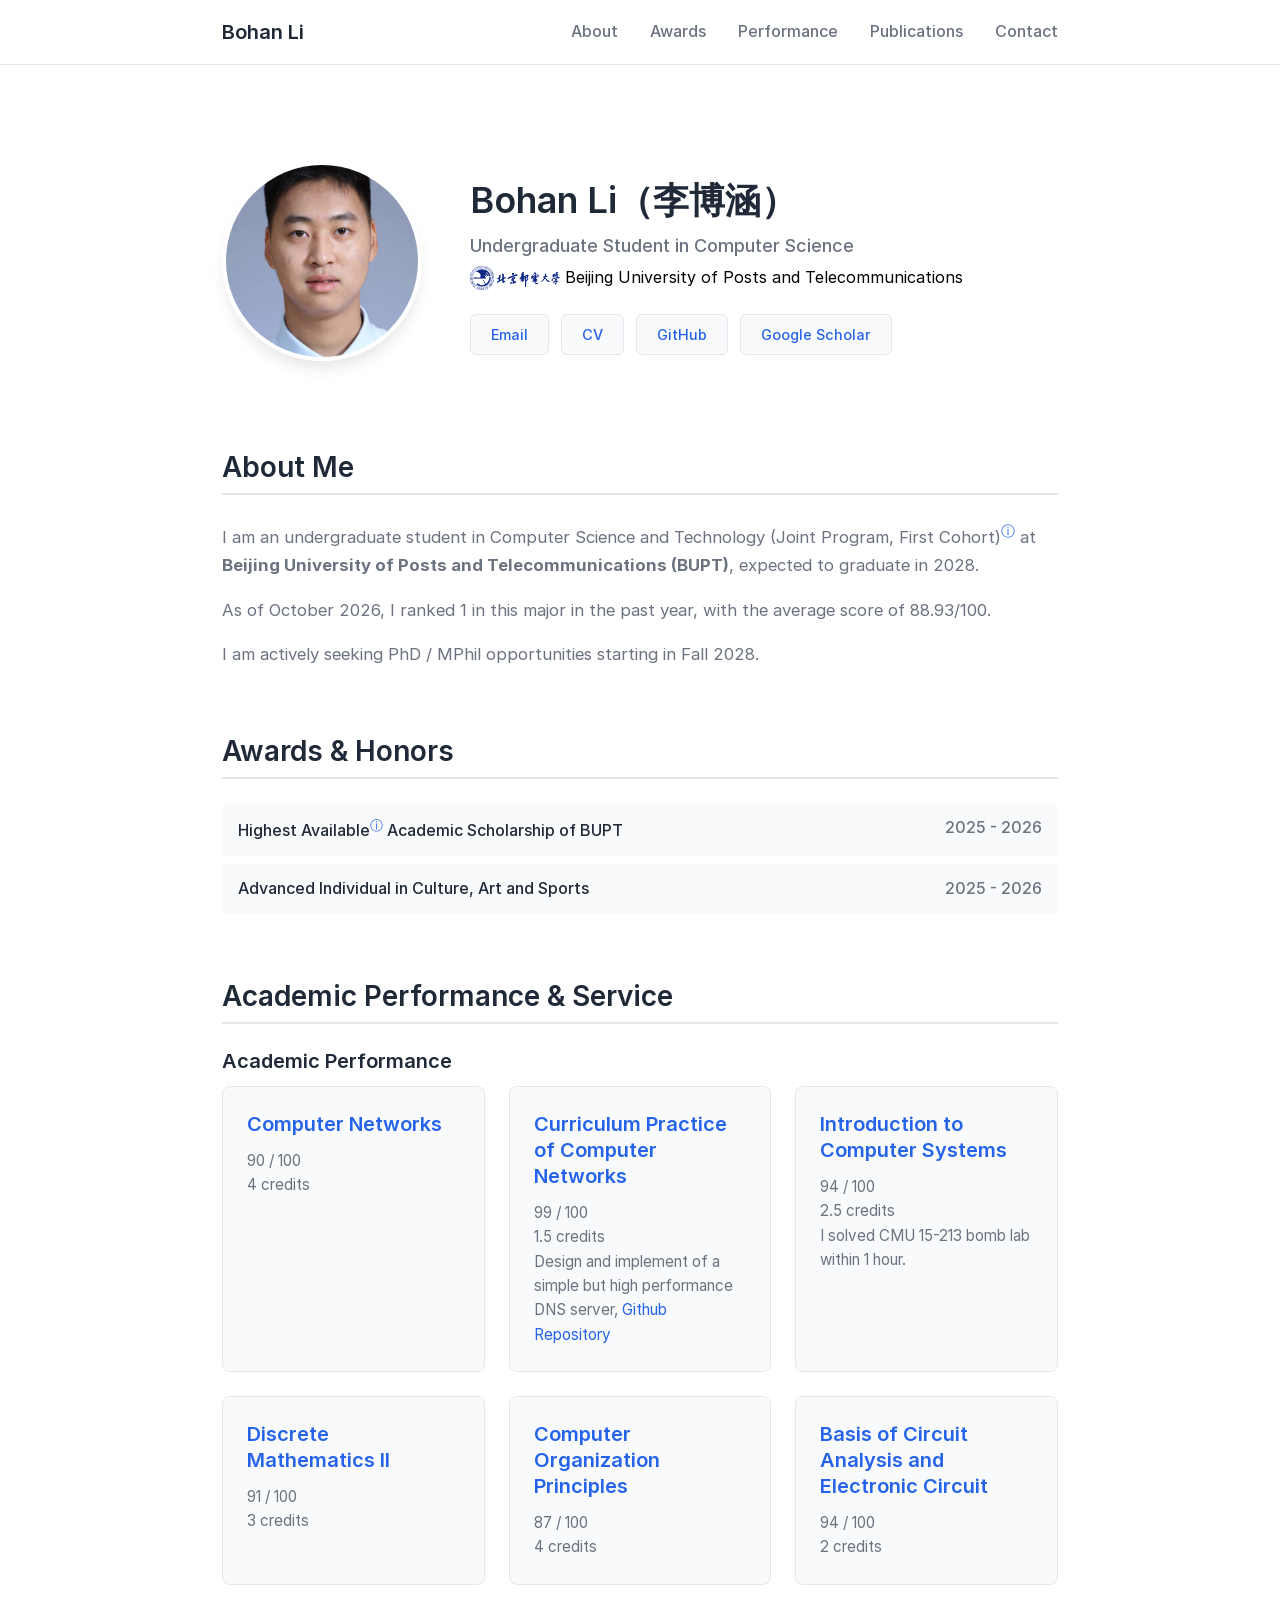
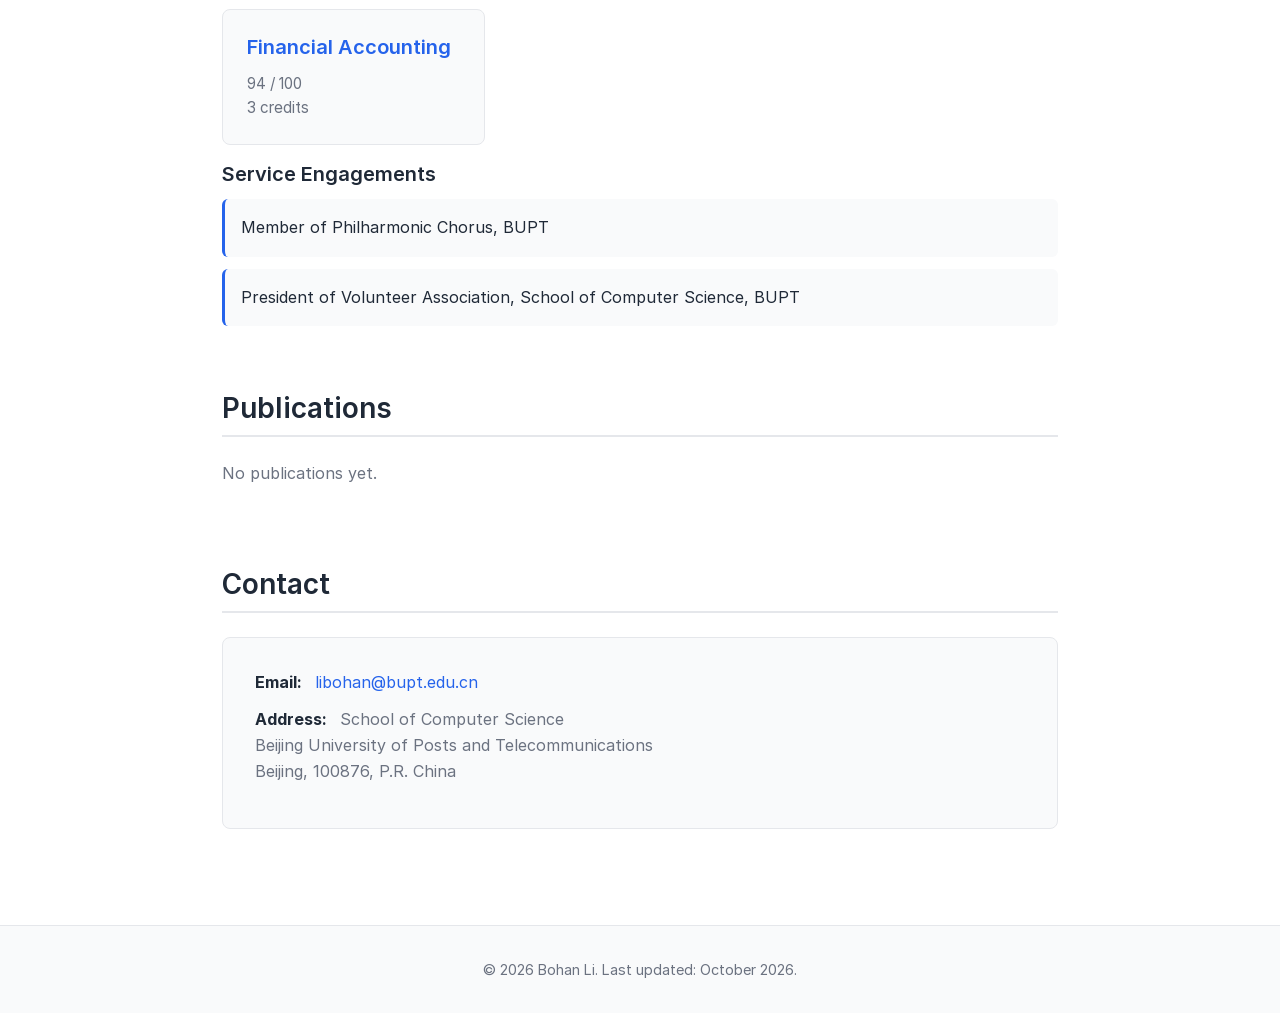
<file: index.html>
<!DOCTYPE html>
<html lang="zh-CN">

<head>
    <meta charset="UTF-8">
    <meta name="viewport" content="width=device-width, initial-scale=1.0">
    <title>Bohan Li - Homepage</title>
    <link rel="stylesheet" href="style.css">
    <link rel="stylesheet" href="fonts.css">
    <!--
    <link rel="preconnect" href="https://fonts.googleapis.com">
    <link rel="preconnect" href="https://fonts.gstatic.com" crossorigin>
    <link href="https://fonts.googleapis.com/css2?family=Inter:wght@300;400;500;600;700&display=swap" rel="stylesheet">
    --->
</head>

<body>
    <nav class="navbar">
        <div class="container">
            <div class="nav-brand">Bohan Li</div>
            <ul class="nav-menu">
                <li><a href="#about">About</a></li>
                <li><a href="#awards">Awards</a></li>
                <li><a href="#performance">Performance</a></li>
                <li><a href="#publications">Publications</a></li>
                <li><a href="#contact">Contact</a></li>
            </ul>
        </div>
    </nav>

    <main class="container">
        <!-- About Section -->
        <section id="about" class="section">
            <div class="profile-header">
                <div class="profile-image">
                    <img src="images/profile.jpg" alt="Bohan Li">
                </div>
                <div class="profile-info">
                    <h1>Bohan Li（李博涵）</h1>
                    <p class="title">Undergraduate Student in Computer Science</p>
                    <p class="affiliation"><img src="images/bupt.png"
                            alt="Beijing University of Posts and Telecommunications" class="affiliation-logo"> Beijing
                        University of Posts and Telecommunications</p>
                    <div class="links">
                        <a href="mailto:libohan@bupt.edu.cn" class="link-btn">Email</a>
                        <a href="files/libohan_cv_oct26_zh.pdf" class="link-btn" target="_blank">CV</a>
                        <a href="https://github.com/AUV888" class="link-btn" target="_blank">GitHub</a>
                        <a href="#about" class="link-btn"
                            onclick="event.preventDefault(); alert('No Google Scholar yet \n\nTrying to become a researcher when I become a graduate student');">Google
                            Scholar</a>
                    </div>
                </div>
            </div>

            <div class="bio">
                <h2>About Me</h2>
                <p>
                    I am an undergraduate student in Computer Science and Technology (Joint Program, First
                    Cohort)<sup><a href="/articles/major.html" target="_blank">ⓘ</a></sup> at <b>Beijing University of
                        Posts and
                        Telecommunications (BUPT)</b>, expected to graduate in 2028.<!---
                    My research interests lie in [Your Research Area], particularly focusing on [Specific Topics].
                    I am currently working with [Professor Name] on [Project Description]. Furthermore,
                    I have had an internship at Kwai, the second largest short-video app in China.--->
                </p>
                <p>
                    As of October 2026, I ranked 1 in this major in the past year, with the average score of 88.93/100.
                </p>
                <p>
                    I am actively seeking PhD / MPhil opportunities starting in Fall 2028.
                </p>
            </div>
        </section>

        <!-- Research Interests -->
        <!--
        <section id="research" class="section">
            <h2>Research Interests</h2>
            <p>To be discovered.</p>
            <div class="research-areas">
                
                <div class="research-card">
                    <h3>Research Area 1</h3>
                    <p>Brief description of your interest in this area and what aspects you find compelling.</p>
                </div>          
                <div class="research-card">
                    <h3>Research Area 2</h3>
                    <p>Brief description of your interest in this area and potential research directions.</p>
                </div>
                <div class="research-card">
                    <h3>Research Area 3</h3>
                    <p>Brief description of your interest in this area and relevant coursework or projects.</p>
                </div>
                
            </div>
        </section>
        -->

        <!-- Awards & Honors -->
        <section id="awards" class="section">
            <h2>Awards & Honors</h2>
            <ul class="awards-list">
                <li>
                    <span class="award-name">Highest Available<sup><a href="/articles/scholarship.html"
                                target="_blank">ⓘ</a></sup> Academic Scholarship of BUPT</span>
                    <span class="award-year">2025 - 2026</span>
                </li>
                <li>
                    <span class="award-name">Advanced Individual in Culture, Art and Sports</span>
                    <span class="award-year">2025 - 2026</span>
                </li>
                <!--
                <li>
                    <span class="award-name">Honor/Recognition</span>
                    <span class="award-year">Year</span>
                </li>
                --->
            </ul>
        </section>


        <!-- Teaching & Service -->
        <section id="performance" class="section">
            <h2>Academic Performance & Service</h2>
            <!--
            <div class="subsection">
                <h3>Teaching Assistant</h3>
                <ul class="experience-list">
                    <li>
                        <div class="exp-title">Course Name (CS XXX)</div>
                        <div class="exp-meta">Semester Year, University Name</div>
                    </li>
                    <li>
                        <div class="exp-title">Another Course (CS XXX)</div>
                        <div class="exp-meta">Semester Year, University Name</div>
                    </li>
                </ul>
            </div>
            --->
            <h3>Academic Performance</h3>
            <div class="performance-areas">
                <div class="performance-card">
                    <h3>Computer Networks</h3>
                    <p>90 / 100 <br> 4 credits <br></p>
                </div>
                <div class="performance-card">
                    <h3>Curriculum Practice of Computer Networks</h3>
                    <p>99 / 100 <br> 1.5 credits <br> Design and implement of a simple
                        but high performance DNS server, <a href="https://github.com/AUV888/DNS_Relay"
                            target="_blank">Github Repository</a></p>
                </div>
                <div class="performance-card">
                    <h3>Introduction to Computer Systems</h3>
                    <p>94 / 100 <br> 2.5 credits <br> I solved CMU 15-213 bomb lab within 1 hour.</p>
                </div>
                <div class="performance-card">
                    <h3>Discrete Mathematics II</h3>
                    <p>91 / 100 <br> 3 credits</p>
                </div>
                <div class="performance-card">
                    <h3>Computer Organization Principles</h3>
                    <p>87 / 100 <br> 4 credits</p>
                </div>
                <div class="performance-card">
                    <h3>Basis of Circuit Analysis and Electronic Circuit</h3>
                    <p>94 / 100 <br> 2 credits</p>
                </div>
                <div class="performance-card">
                    <h3>Financial Accounting</h3>
                    <p>94 / 100 <br> 3 credits</p>
                </div>
            </div>
            <p></p>
            <div class="subsection">
                <h3>Service Engagements</h3>
                <ul class="experience-list">
                    <li>Member of Philharmonic Chorus, BUPT</li>
                    <li>President of Volunteer Association, School of Computer Science, BUPT</li>
                </ul>
            </div>
        </section>


        <!-- Publications -->
        <section id="publications" class="section">
            <h2>Publications</h2>
            <p>No publications yet.</p>
            <div class="publications-list">
                <!-- Example publication - duplicate and modify as needed -->
                <!--
                <div class="publication-item">
                    <div class="pub-title">Paper Title Goes Here</div>
                    <div class="pub-authors"><strong>Your Name</strong>, Co-author Name</div>
                    <div class="pub-venue">Conference/Journal Name, Year</div>
                    <div class="pub-links">
                        <a href="#">PDF</a>
                        <a href="#">Code</a>
                        <a href="#">Slides</a>
                    </div>
                </div>
                --->

                <!-- Preprints/In Submission -->
                <!--
                <div class="subsection-title">Preprints & Working Papers</div>
                <div class="publication-item">
                    <div class="pub-title">Another Paper Title</div>
                    <div class="pub-authors"><strong>Your Name</strong>, Advisor Name</div>
                    <div class="pub-venue">In Preparation</div>
                    <div class="pub-links">
                        <a href="#">Abstract</a>
                    </div>
                </div>
                --->
            </div>
        </section>

        <!-- Contact -->
        <section id="contact" class="section">
            <h2>Contact</h2>
            <div class="contact-info">
                <p><strong>Email:</strong> <a href="mailto:libohan@bupt.edu.cn">libohan@bupt.edu.cn</a></p>
                <p><strong>Address:</strong> School of Computer Science<br>
                    Beijing University of Posts and Telecommunications<br>
                    Beijing, 100876, P.R. China</p>
            </div>
        </section>
        <!---
        <section id="footnotes" class="section">
            <div>
                <p id="footnote1" style="font-size: 0.75em;">
                    <sub>1. The full name of my major is Computer Science and
                        Technology (Joint Training Program with Accounting Major, University of International Business
                        and Economics)<a href="#about">^</a></sub>
                </p>

            </div>
        </section>
        --->
    </main>

    <footer>
        <div class="container">
            <p>&copy; 2026 Bohan Li. Last updated: October 2026.</p>
        </div>
    </footer>
</body>

</html>
</file>
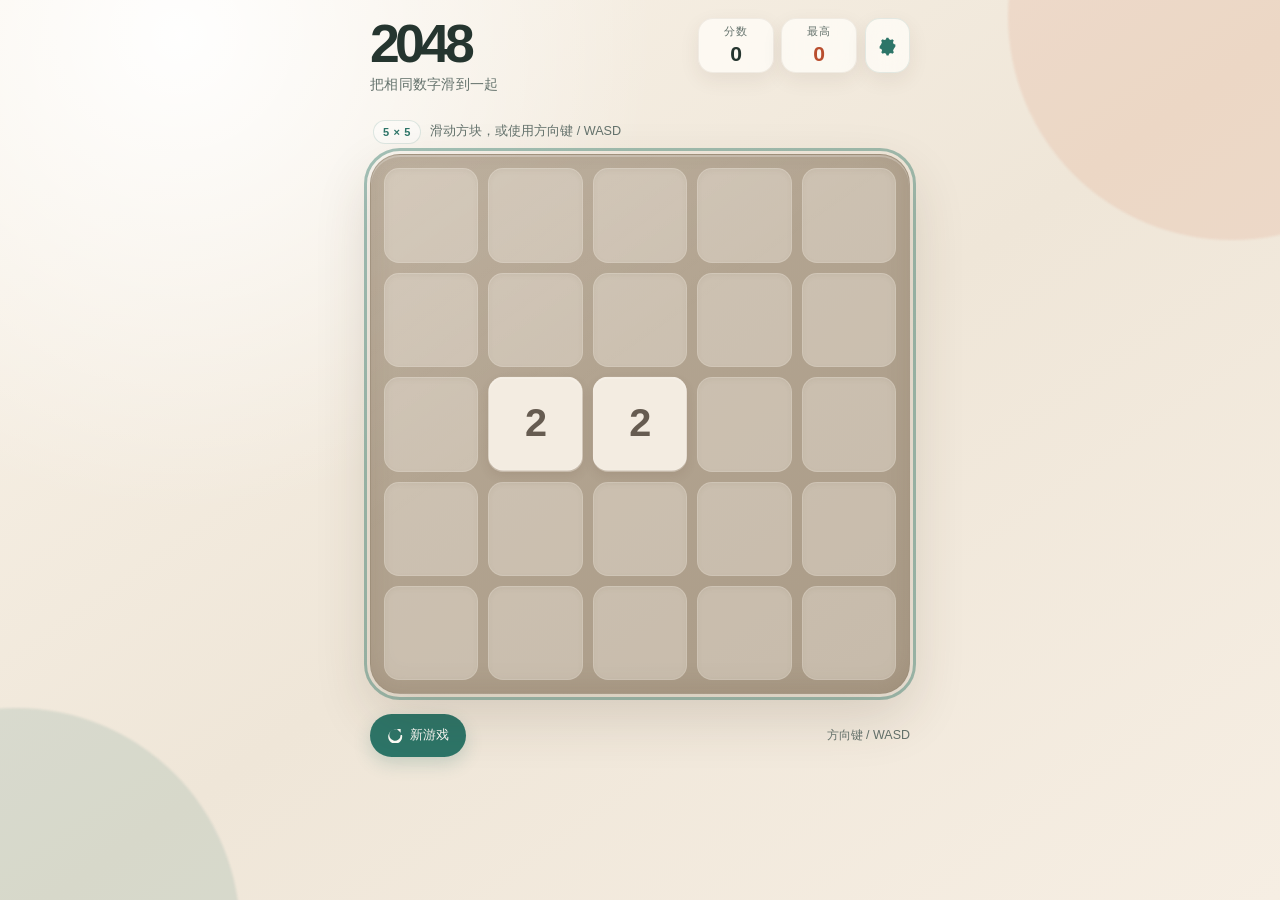
<file: 2048/2048.html>
<!doctype html>
<html lang="zh-CN">
<head>
  <meta charset="utf-8">
  <meta name="viewport"
        content="width=device-width, initial-scale=1, viewport-fit=cover">
  <meta name="theme-color" content="#f5efe4">
  <meta name="description" content="支持手机滑动和电脑键盘操作的纯静态 2048 游戏">
  <title>2048 · 滑动合成</title>
  <link rel="stylesheet" href="2048.css">
</head>
<body>
  <div class="page-glow page-glow--one" aria-hidden="true"></div>
  <div class="page-glow page-glow--two" aria-hidden="true"></div>

  <div class="app">
    <header class="topbar">
      <div class="brand">
        <h1>2048</h1>
        <p>把相同数字滑到一起</p>
      </div>

      <div class="topbar__right">
        <div class="scores" aria-label="游戏分数">
          <div class="score-card">
            <span>分数</span>
            <strong id="score">0</strong>
          </div>
          <div class="score-card score-card--best">
            <span>最高</span>
            <strong id="best">0</strong>
          </div>
        </div>
        <button class="icon-button" id="settingsButton" type="button"
                aria-label="打开设置" title="设置">
          <svg viewBox="0 0 24 24" aria-hidden="true">
            <path d="M12 8.25A3.75 3.75 0 1 0 12 15.75 3.75 3.75 0 0 0
                     12 8.25Zm9 4.9v-2.3l-2.05-.68a7.52 7.52 0 0 0-.76-1.84
                     l.98-1.94-1.63-1.63-1.94.98a7.52 7.52 0 0 0-1.84-.76
                     L13.08 3h-2.3l-.68 2.05a7.52 7.52 0 0 0-1.84.76l-1.94-.98
                     -1.63 1.63.98 1.94a7.52 7.52 0 0 0-.76 1.84L3 13.08v2.3
                     l2.05.68c.17.65.43 1.27.76 1.84l-.98 1.94 1.63 1.63
                     1.94-.98c.57.33 1.19.59 1.84.76l.68 2.05h2.3l.68-2.05
                     a7.52 7.52 0 0 0 1.84-.76l1.94.98 1.63-1.63-.98-1.94
                     c.33-.57.59-1.19.76-1.84Z"/>
          </svg>
        </button>
      </div>
    </header>

    <main class="game-shell">
      <div class="game-meta">
        <span class="size-badge" id="sizeLabel">5 × 5</span>
        <span class="game-status" id="statusLabel" aria-live="polite">
          滑动方块，或使用方向键 / WASD
        </span>
      </div>

      <section class="board" id="board" tabindex="0"
               aria-label="2048 棋盘">
        <div class="board-inner">
          <div class="board-grid" id="boardGrid" aria-hidden="true"></div>
          <div class="tile-layer tile-layer--instant" id="tileLayer"
               aria-hidden="true"></div>

          <div class="board-overlay" id="gameOverOverlay" hidden>
            <div class="overlay-card">
              <span class="overlay-kicker">本局结束</span>
              <strong id="finalScore">0 分</strong>
              <button class="primary-button" id="gameOverNewButton"
                      type="button">再来一局</button>
            </div>
          </div>
        </div>
      </section>

      <footer class="game-footer">
        <button class="new-game-button" id="newGameButton" type="button">
          <svg viewBox="0 0 24 24" aria-hidden="true">
            <path d="M20.5 12a8.5 8.5 0 1 1-2.49-6.01l2.49 2.5V3h-5.48l2.1
                     2.11A10.5 10.5 0 1 0 22.5 12h-2Z"/>
          </svg>
          新游戏
        </button>
        <p><span class="desktop-hint">方向键 / WASD</span>
          <span class="mobile-hint">手指滑动棋盘</span>
        </p>
      </footer>
    </main>
  </div>

  <dialog class="settings-dialog" id="settingsDialog"
          aria-labelledby="settingsTitle">
    <div class="dialog-heading">
      <div>
        <span class="dialog-kicker">游戏设置</span>
        <h2 id="settingsTitle">选择棋盘大小</h2>
      </div>
      <button class="close-button" id="closeSettingsButton" type="button"
              aria-label="关闭设置">×</button>
    </div>

    <p class="dialog-copy">
      更改大小会开始新的一局。每个棋盘尺寸的最高分会分别保留。
    </p>

    <div class="size-options" id="sizeOptions"
         role="group" aria-label="棋盘大小"></div>

    <div class="dialog-actions">
      <button class="secondary-button" id="cancelSettingsButton"
              type="button">取消</button>
      <button class="primary-button" id="applySizeButton"
              type="button">应用并重新开始</button>
    </div>
  </dialog>

  <noscript>
    <p class="noscript-message">请启用 JavaScript 后开始游戏。</p>
  </noscript>

  <script src="2048.js" defer></script>
</body>
</html>
</file>
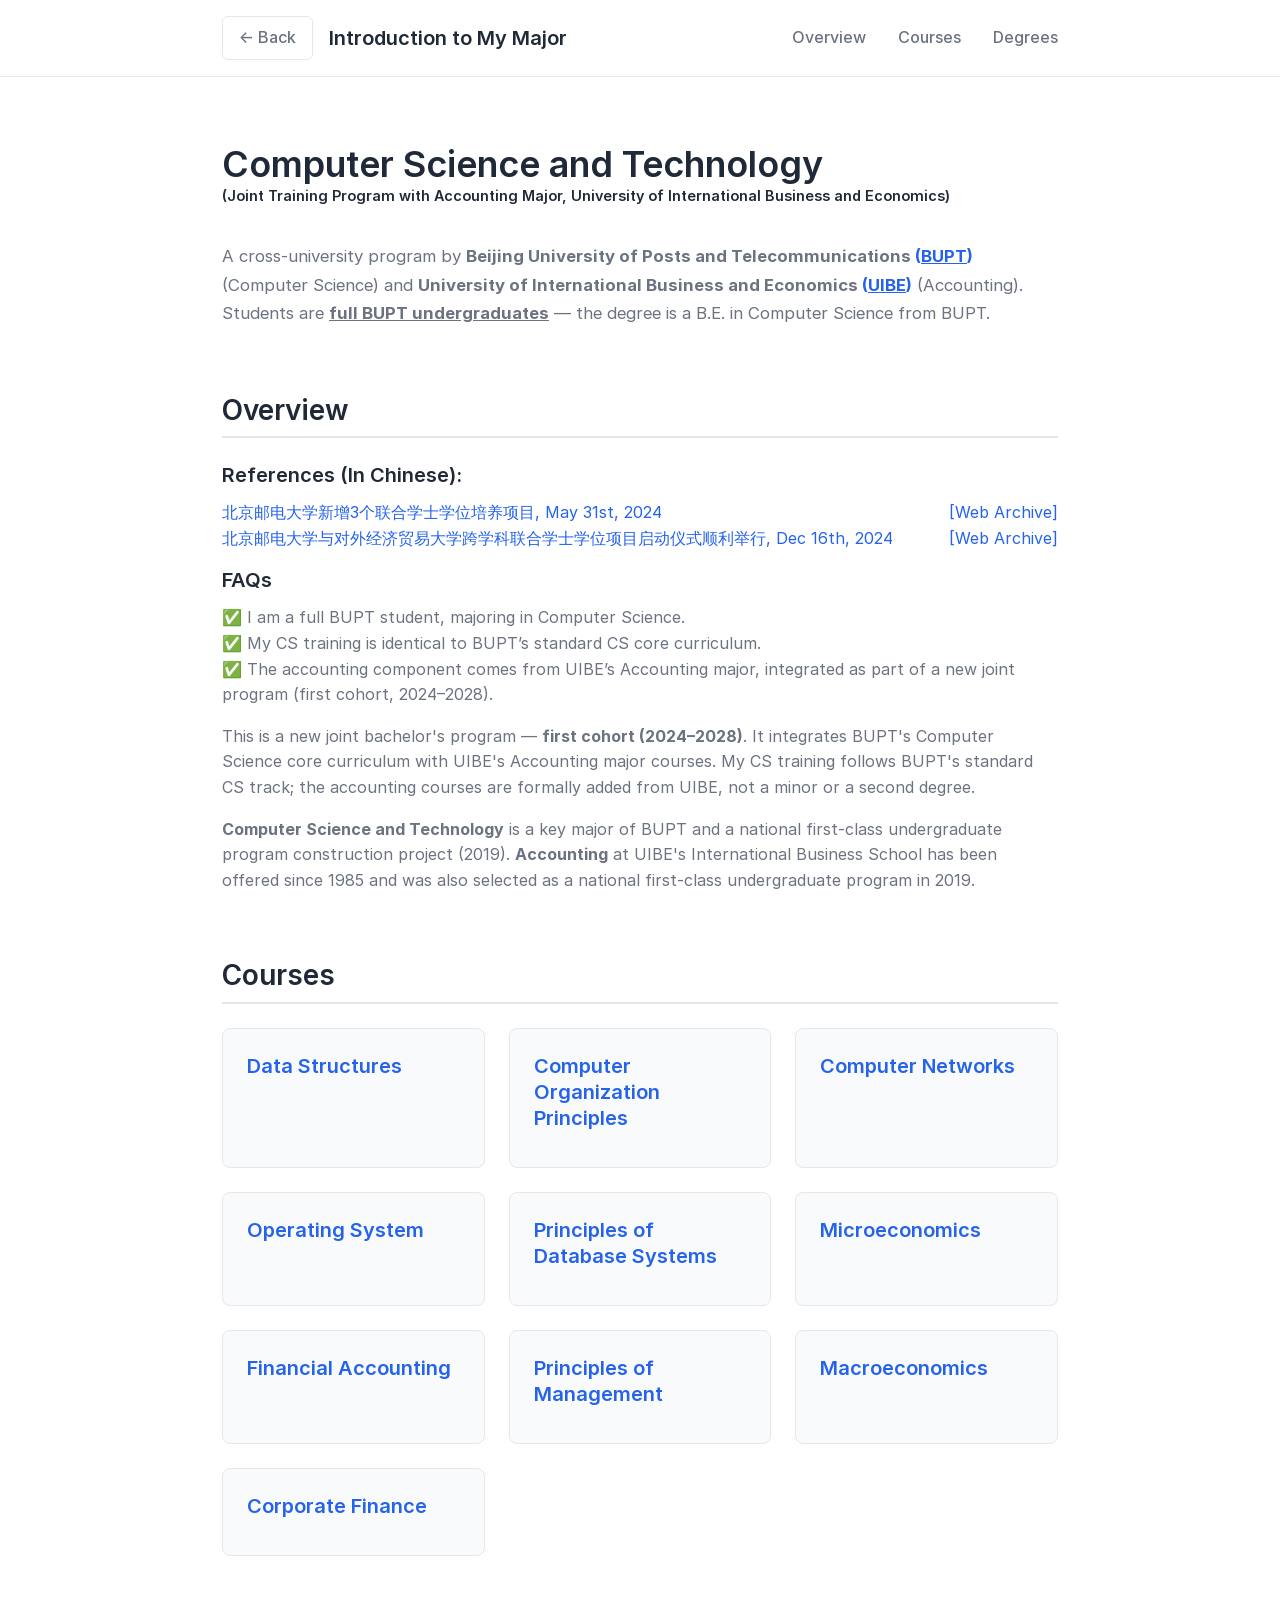
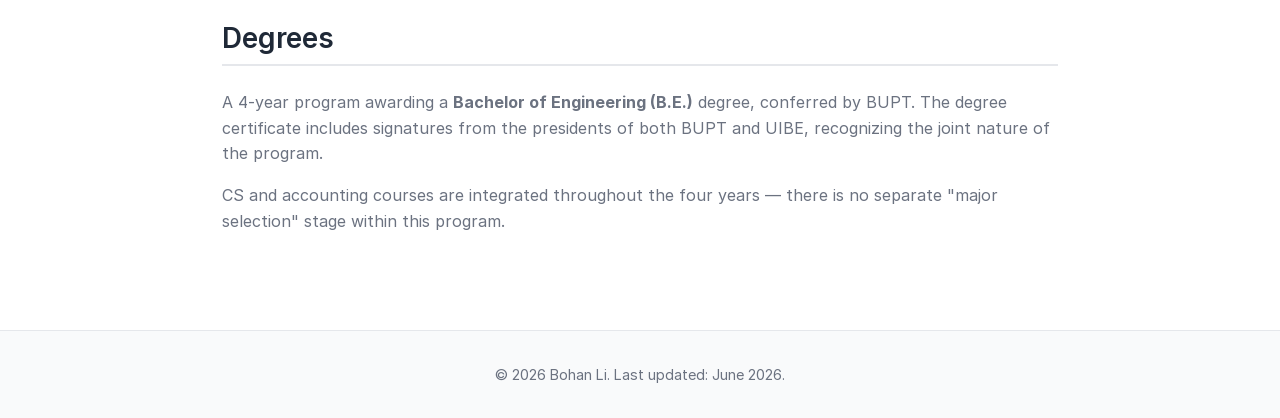
<file: articles/major.html>
<!DOCTYPE html>
<html lang="zh-CN">

<head>
    <meta charset="UTF-8">
    <meta name="viewport" content="width=device-width, initial-scale=1.0">
    <title>About My Major</title>
    <link rel="stylesheet" href="../style.css">
    <link rel="stylesheet" href="../fonts.css">
</head>

<body>
    <nav class="navbar">
        <div class="container">
            <div class="left-group">
                <a href="../index.html" class="back-btn">← Back</a>
                <div class="nav-brand">Introduction to My Major</div>
            </div>
            <ul class="nav-menu">
                <li><a href="#overview">Overview</a></li>
                <li><a href="#courses">Courses </a></li>
                <li><a href="#degrees">Degrees</a></li>
            </ul>
        </div>
    </nav>

    <main class="container">
        <section class="section">
            <h1>Computer Science and Technology <br> <span
                    style="font-size:0.4em; display:inline-block; line-height:1; margin-top:0.1em; vertical-align:top;">(Joint
                    Training Program with Accounting Major, University of International Business and Economics)</span>
            </h1>
            <div class="bio">
                <p>A cross-university program by <b>Beijing University of Posts and Telecommunications <a
                            href="https://www.bupt.edu.cn/" target="_blank">(<u>BUPT</u>)</a></b> (Computer Science) and
                    <b>University of International
                        Business and Economics <a href="https://www.uibe.edu.cn/" target="_blank">(<u>UIBE</u>)</a></b>
                    (Accounting).
                    Students are <b><u>full BUPT undergraduates</u></b> — the degree is a B.E. in Computer Science from
                    BUPT.
                </p>
            </div>
        </section>

        <section id="overview" class="section">
            <h2>Overview</h2>
            <p>
            <h3>References (In Chinese):</h3>
            <div style="display: flex; justify-content: space-between; align-items: center;">
                <a href="https://www.bupt.edu.cn/info/1079/87455.htm" target="_blank">北京邮电大学新增3个联合学士学位培养项目, May 31st,
                    2024</a>
                <a href="https://web.archive.org/web/20240531143332/https://www.bupt.edu.cn/info/1079/87455.htm"
                    target="_blank">[Web Archive]</a>
            </div>
            <div style="display: flex; justify-content: space-between; align-items: center;">
                <a href="https://jwc.bupt.edu.cn/info/1178/3388.htm" target="_blank">北京邮电大学与对外经济贸易大学跨学科联合学士学位项目启动仪式顺利举行,
                    Dec 16th, 2024</a>
                <a href="https://web.archive.org/web/20260322121451/https://jwc.bupt.edu.cn/info/1178/3388.htm"
                    target="_blank">[Web Archive]</a>
            </div>
            </p>

            <h3>FAQs</h3>
            <p>
            ✅ I am a full BUPT student, majoring in Computer Science.<br>

            ✅ My CS training is identical to BUPT’s standard CS core curriculum.<br>

            ✅ The accounting component comes from UIBE’s Accounting major, integrated as part of a new joint
            program (first cohort, 2024–2028).<br>
            </p>
            <p>This is a new joint bachelor's program — <b>first cohort (2024–2028)</b>. It integrates BUPT's Computer
                Science core curriculum with UIBE's Accounting major courses. My CS training follows BUPT's standard CS
                track; the accounting courses are formally added from UIBE, not a minor or a second degree.</p>
            <p><b>Computer Science and Technology</b> is a key major of BUPT and a national first-class undergraduate
                program construction project (2019). <b>Accounting</b> at UIBE's International Business School has been
                offered since 1985 and was also selected as a national first-class undergraduate program in 2019.</p>
        </section>

        <section id="courses" class="section">
            <h2>Courses</h2>
            <div class="research-areas">
                <div class="research-card">
                    <h3>Data Structures</h3>
                    <p></p>
                </div>
                <div class="research-card">
                    <h3>Computer Organization Principles</h3>
                    <p></p>
                </div>
                <div class="research-card">
                    <h3>Computer Networks</h3>
                    <p></p>
                </div>
                <div class="research-card">
                    <h3>Operating System</h3>
                    <p></p>
                </div>
                <div class="research-card">
                    <h3>Principles of Database Systems</h3>
                    <p></p>
                </div>
                <div class="research-card">
                    <h3>Microeconomics</h3>
                    <p></p>
                </div>
                <div class="research-card">
                    <h3>Financial Accounting</h3>
                    <p></p>
                </div>
                <div class="research-card">
                    <h3>Principles of Management</h3>
                    <p></p>
                </div>
                <div class="research-card">
                    <h3>Macroeconomics</h3>
                    <p></p>
                </div>
                <div class="research-card">
                    <h3>Corporate Finance</h3>
                    <p></p>
                </div>

            </div>
        </section>

        <section id="degrees" class="section">
            <h2>Degrees</h2>
            <p>A 4-year program awarding a <b>Bachelor of Engineering (B.E.)</b> degree, conferred by BUPT. The degree
                certificate includes signatures from the presidents of both BUPT and UIBE, recognizing the joint nature
                of the program.</p>
            <p>CS and accounting courses are integrated throughout the four years — there is no separate "major
                selection" stage within this program.</p>
        </section>
    </main>

    <footer>
        <div class="container">
            <p>&copy; 2026 Bohan Li. Last updated: June 2026.</p>
        </div>
    </footer>
</body>

</html>
</file>
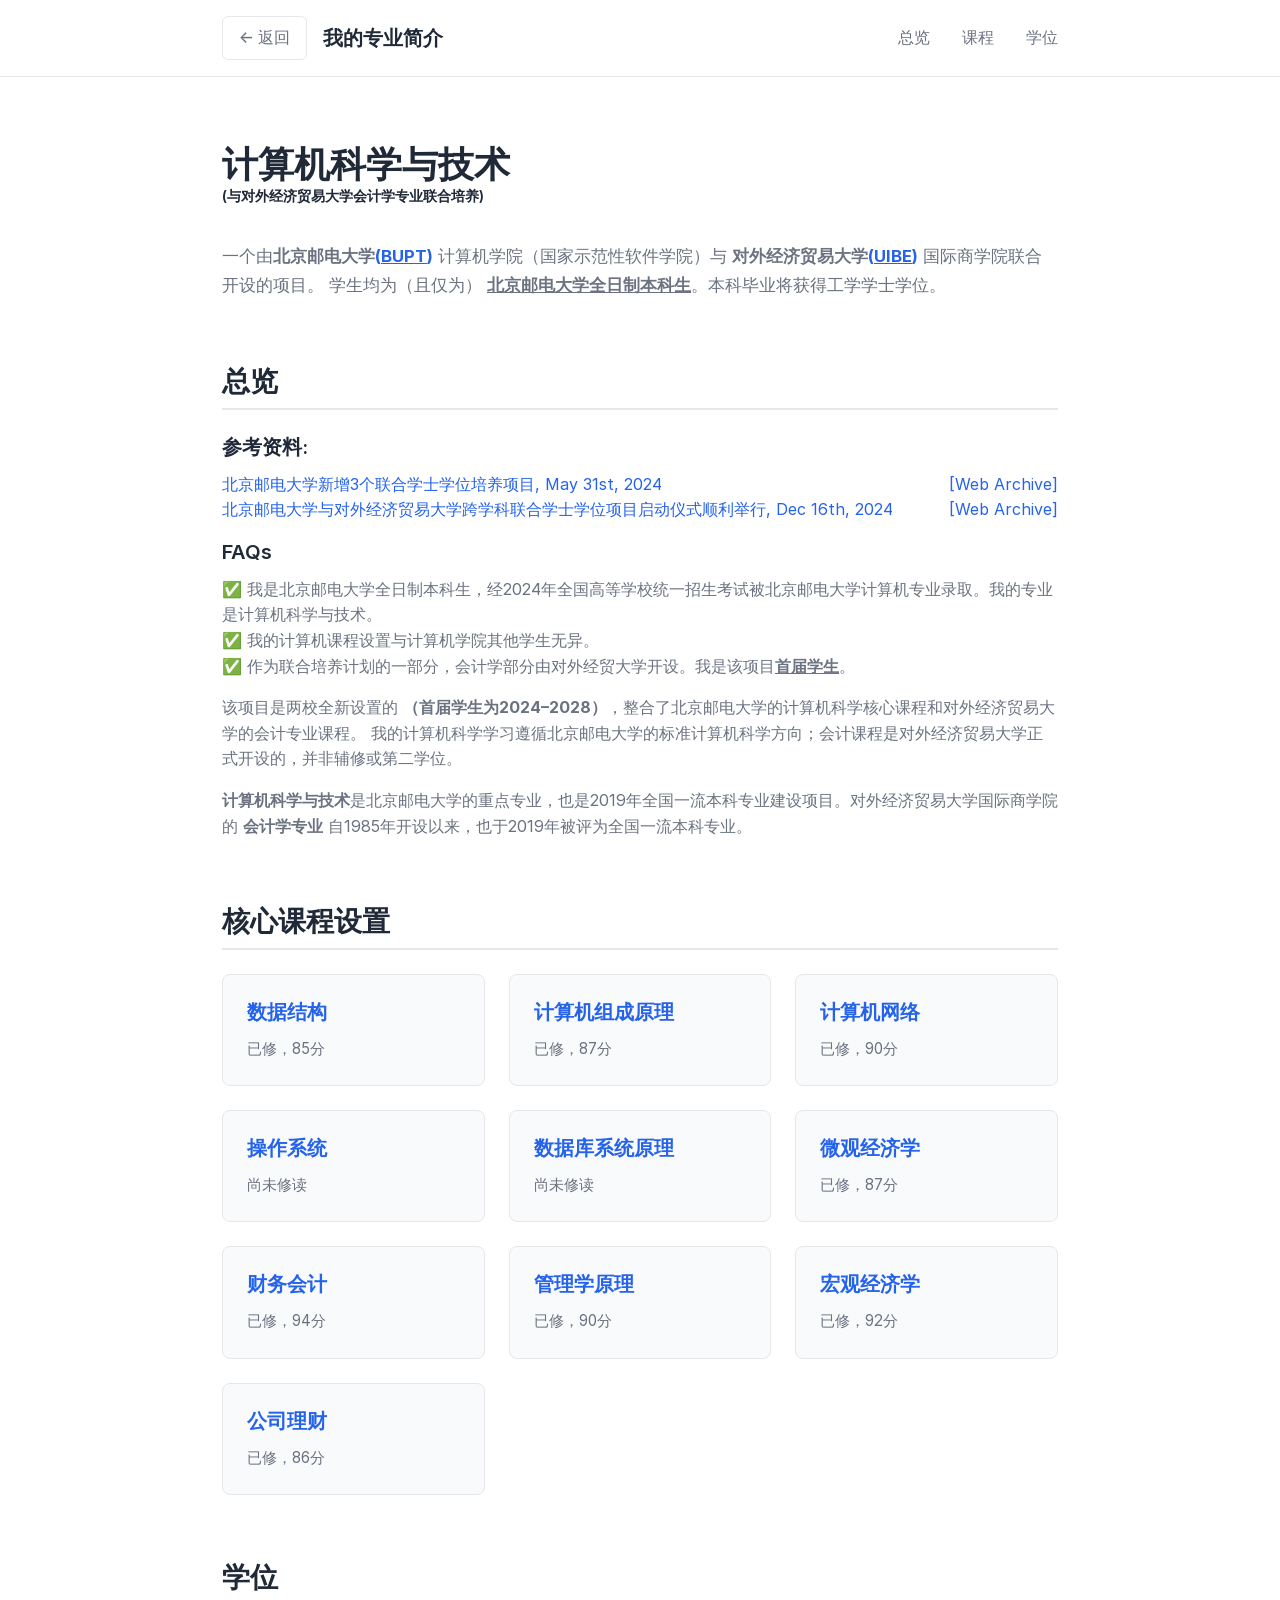
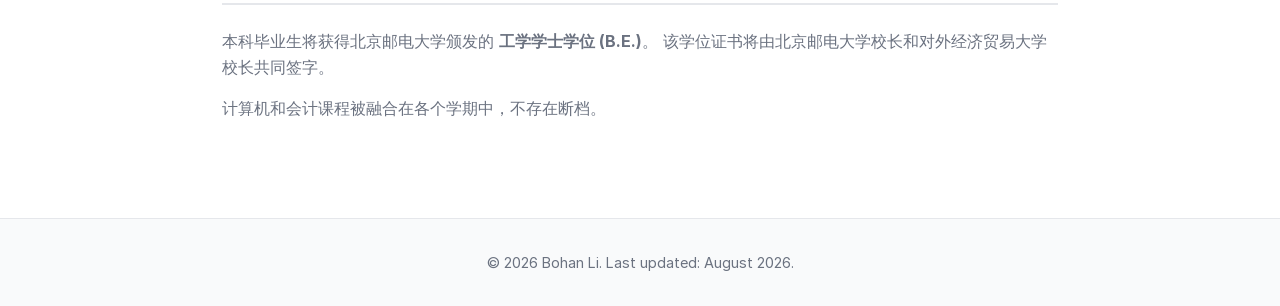
<file: articles/major_zh.html>
<!DOCTYPE html>
<html lang="zh-CN">

<head>
    <meta charset="UTF-8">
    <meta name="viewport" content="width=device-width, initial-scale=1.0">
    <title>About My Major</title>
    <link rel="stylesheet" href="../style.css">
    <link rel="stylesheet" href="../fonts.css">
</head>

<body>
    <nav class="navbar">
        <div class="container">
            <div class="left-group">
                <a href="../index.html" class="back-btn">← 返回</a>
                <div class="nav-brand">我的专业简介</div>
            </div>
            <ul class="nav-menu">
                <li><a href="#overview">总览</a></li>
                <li><a href="#courses">课程</a></li>
                <li><a href="#degrees">学位</a></li>
            </ul>
        </div>
    </nav>

    <main class="container">
        <section class="section">
            <h1>计算机科学与技术<br> <span
                    style="font-size:0.4em; display:inline-block; line-height:1; margin-top:0.1em; vertical-align:top;">(与对外经济贸易大学会计学专业联合培养)</span>
            </h1>
            <div class="bio">
                <p>一个由<b>北京邮电大学<a
                            href="https://www.bupt.edu.cn/" target="_blank">(<u>BUPT</u>)</a></b> 计算机学院（国家示范性软件学院）与
                    <b>对外经济贸易大学<a href="https://www.uibe.edu.cn/" target="_blank">(<u>UIBE</u>)</a></b>
                    国际商学院联合开设的项目。
                    学生均为（且仅为） <b><u>北京邮电大学全日制本科生</u></b>。本科毕业将获得工学学士学位。
                </p>
            </div>
        </section>

        <section id="overview" class="section">
            <h2>总览</h2>
            <p>
            <h3>参考资料:</h3>
            <div style="display: flex; justify-content: space-between; align-items: center;">
                <a href="https://www.bupt.edu.cn/info/1079/87455.htm" target="_blank">北京邮电大学新增3个联合学士学位培养项目, May 31st,
                    2024</a>
                <a href="https://web.archive.org/web/20240531143332/https://www.bupt.edu.cn/info/1079/87455.htm"
                    target="_blank">[Web Archive]</a>
            </div>
            <div style="display: flex; justify-content: space-between; align-items: center;">
                <a href="https://jwc.bupt.edu.cn/info/1178/3388.htm" target="_blank">北京邮电大学与对外经济贸易大学跨学科联合学士学位项目启动仪式顺利举行,
                    Dec 16th, 2024</a>
                <a href="https://web.archive.org/web/20260322121451/https://jwc.bupt.edu.cn/info/1178/3388.htm"
                    target="_blank">[Web Archive]</a>
            </div>
            </p>

            <h3>FAQs</h3>
            <p>
            ✅ 我是北京邮电大学全日制本科生，经2024年全国高等学校统一招生考试被北京邮电大学计算机专业录取。我的专业是计算机科学与技术。<br>

            ✅ 我的计算机课程设置与计算机学院其他学生无异。<br>

            ✅ 作为联合培养计划的一部分，会计学部分由对外经贸大学开设。我是该项目<u><b>首届学生</b></u>。<br>
            </p>
            <p>该项目是两校全新设置的 <b>（首届学生为2024–2028）</b>，整合了北京邮电大学的计算机科学核心课程和对外经济贸易大学的会计专业课程。
                我的计算机科学学习遵循北京邮电大学的标准计算机科学方向；会计课程是对外经济贸易大学正式开设的，并非辅修或第二学位。</p>
            <p><b>计算机科学与技术</b>是北京邮电大学的重点专业，也是2019年全国一流本科专业建设项目。对外经济贸易大学国际商学院的
                <b>会计学专业</b> 自1985年开设以来，也于2019年被评为全国一流本科专业。</p>
        </section>

        <section id="courses" class="section">
            <h2>核心课程设置</h2>
            <div class="research-areas">
                <div class="research-card">
                    <h3>数据结构</h3>
                    <p>已修，85分</p>
                </div>
                <div class="research-card">
                    <h3>计算机组成原理</h3>
                    <p>已修，87分</p>
                </div>
                <div class="research-card">
                    <h3>计算机网络</h3>
                    <p>已修，90分</p>
                </div>
                <div class="research-card">
                    <h3>操作系统</h3>
                    <p>尚未修读</p>
                </div>
                <div class="research-card">
                    <h3>数据库系统原理</h3>
                    <p>尚未修读</p>
                </div>
                <div class="research-card">
                    <h3>微观经济学</h3>
                    <p>已修，87分</p>
                </div>
                <div class="research-card">
                    <h3>财务会计</h3>
                    <p>已修，94分</p>
                </div>
                <div class="research-card">
                    <h3>管理学原理</h3>
                    <p>已修，90分</p>
                </div>
                <div class="research-card">
                    <h3>宏观经济学</h3>
                    <p>已修，92分</p>
                </div>
                <div class="research-card">
                    <h3>公司理财</h3>
                    <p>已修，86分</p>
                </div>

            </div>
        </section>

        <section id="degrees" class="section">
            <h2>学位</h2>
            <p>本科毕业生将获得北京邮电大学颁发的 <b>工学学士学位 (B.E.)</b>。 该学位证书将由北京邮电大学校长和对外经济贸易大学校长共同签字。</p>
            <p>计算机和会计课程被融合在各个学期中，不存在断档。</p>
        </section>
    </main>

    <footer>
        <div class="container">
            <p>&copy; 2026 Bohan Li. Last updated: August 2026.</p>
        </div>
    </footer>
</body>

</html>
</file>
<file: style.css>
/* ===== CSS Variables ===== */
:root {
    --primary-color: #2563eb;
    --text-primary: #1f2937;
    --text-secondary: #6b7280;
    --background: #ffffff;
    --background-alt: #f9fafb;
    --border-color: #e5e7eb;
    --hover-color: #eff6ff;
    --shadow-sm: 0 1px 2px 0 rgba(0, 0, 0, 0.05);
    --shadow-md: 0 4px 6px -1px rgba(0, 0, 0, 0.1);
    --shadow-lg: 0 10px 15px -3px rgba(0, 0, 0, 0.1);
    --max-width: 900px;
    --spacing-unit: 1rem;
}

/* ===== Reset & Base Styles ===== */
* {
    margin: 0;
    padding: 0;
    box-sizing: border-box;
}

html {
    scroll-behavior: smooth;
}

body {
    font-family: 'Inter', -apple-system, BlinkMacSystemFont, 'Segoe UI', sans-serif;
    line-height: 1.6;
    color: var(--text-primary);
    background-color: var(--background);
    font-size: 16px;
}

/* ===== Typography ===== */
h1,
h2,
h3,
h4 {
    font-weight: 600;
    line-height: 1.3;
    color: var(--text-primary);
}

h1 {
    font-size: 2.25rem;
    margin-bottom: 0.5rem;
}

h2 {
    font-size: 1.75rem;
    margin-bottom: 1.5rem;
    padding-bottom: 0.5rem;
    border-bottom: 2px solid var(--border-color);
}

h3 {
    font-size: 1.25rem;
    margin-bottom: 0.75rem;
}

p {
    margin-bottom: 1rem;
    color: var(--text-secondary);
}

a {
    color: var(--primary-color);
    text-decoration: none;
    transition: all 0.2s ease;
}

a:hover {
    color: #1d4ed8;
}

/* ===== Layout ===== */
.container {
    max-width: var(--max-width);
    margin: 0 auto;
    padding: 0 2rem;
}

.section {
    margin: 4rem 0;
}

/* ===== Navigation ===== */
.navbar {
    background: var(--background);
    border-bottom: 1px solid var(--border-color);
    position: sticky;
    top: 0;
    z-index: 100;
    backdrop-filter: blur(10px);
    background-color: rgba(255, 255, 255, 0.95);
}

.navbar .container {
    display: flex;
    justify-content: space-between;
    align-items: center;
    padding: 1rem 2rem;
}

.nav-brand {
    font-size: 1.25rem;
    font-weight: 600;
    color: var(--text-primary);
}

.nav-menu {
    display: flex;
    list-style: none;
    gap: 2rem;
}

.nav-menu a {
    color: var(--text-secondary);
    font-weight: 500;
    padding: 0.5rem 0;
    border-bottom: 2px solid transparent;
}

.nav-menu a:hover {
    color: var(--primary-color);
    border-bottom-color: var(--primary-color);
}

/* ===== Profile Header ===== */
.profile-header {
    display: flex;
    gap: 3rem;
    align-items: flex-start;
    margin-bottom: 3rem;
    padding: 2rem 0;
}

.profile-image {
    flex-shrink: 0;
}

.profile-image img {
    width: 200px;
    height: 200px;
    border-radius: 50%;
    object-fit: cover;
    box-shadow: var(--shadow-lg);
    border: 4px solid var(--background);
}

.profile-info {
    flex: 1;
    padding-top: 1rem;
}

.title {
    font-size: 1.125rem;
    font-weight: 500;
    color: var(--text-secondary);
    margin-bottom: 0.25rem;
}

.affiliation {
    font-size: 1rem;
    color: black;
    margin-bottom: 1.5rem;
}

.links {
    display: flex;
    gap: 0.75rem;
    flex-wrap: wrap;
}

.link-btn {
    display: inline-block;
    padding: 0.5rem 1.25rem;
    background: var(--background-alt);
    border: 1px solid var(--border-color);
    border-radius: 6px;
    font-weight: 500;
    font-size: 0.9rem;
    transition: all 0.2s ease;
}

.link-btn:hover {
    background: var(--primary-color);
    color: white;
    border-color: var(--primary-color);
    transform: translateY(-1px);
    box-shadow: var(--shadow-md);
}

/* ===== Bio Section ===== */
.bio p {
    font-size: 1.05rem;
    line-height: 1.7;
}

/* ===== Research Areas ===== */
.research-areas {
    display: grid;
    grid-template-columns: repeat(auto-fit, minmax(250px, 1fr));
    gap: 1.5rem;
}

.research-card {
    padding: 1.5rem;
    background: var(--background-alt);
    border-radius: 8px;
    border: 1px solid var(--border-color);
    transition: all 0.3s ease;
}

.research-card:hover {
    transform: translateY(-2px);
    box-shadow: var(--shadow-md);
    border-color: var(--primary-color);
}

.research-card h3 {
    color: var(--primary-color);
    margin-bottom: 0.75rem;
}

.research-card p {
    font-size: 0.95rem;
    margin-bottom: 0;
}

/* ===== Performance Areas ===== */
.performance-areas {
    display: grid;
    grid-template-columns: repeat(auto-fit, minmax(250px, 1fr));
    gap: 1.5rem;
}

.performance-card {
    padding: 1.5rem;
    background: var(--background-alt);
    border-radius: 8px;
    border: 1px solid var(--border-color);
    transition: all 0.3s ease;
}

.performance-card:hover {
    transform: translateY(-2px);
    box-shadow: var(--shadow-md);
    border-color: var(--primary-color);
}

.performance-card h3 {
    color: var(--primary-color);
    margin-bottom: 0.75rem;
}

.performance-card p {
    font-size: 0.95rem;
    margin-bottom: 0;
}

/* ===== Publications ===== */
.publications-list {
    display: flex;
    flex-direction: column;
    gap: 2rem;
}

.subsection-title {
    font-size: 1.25rem;
    font-weight: 600;
    color: var(--text-primary);
    margin-top: 2rem;
    margin-bottom: 1rem;
}

.publication-item {
    padding: 1.5rem;
    background: var(--background-alt);
    border-radius: 8px;
    border-left: 4px solid var(--primary-color);
    transition: all 0.2s ease;
}

.publication-item:hover {
    box-shadow: var(--shadow-md);
    transform: translateX(4px);
}

.pub-title {
    font-size: 1.1rem;
    font-weight: 600;
    color: var(--text-primary);
    margin-bottom: 0.5rem;
}

.pub-authors {
    color: var(--text-secondary);
    margin-bottom: 0.25rem;
}

.pub-venue {
    color: var(--text-secondary);
    font-style: italic;
    margin-bottom: 0.75rem;
}

.pub-links {
    display: flex;
    gap: 1rem;
}

.pub-links a {
    font-size: 0.9rem;
    padding: 0.25rem 0.75rem;
    background: var(--background);
    border: 1px solid var(--border-color);
    border-radius: 4px;
    font-weight: 500;
}

.pub-links a:hover {
    background: var(--primary-color);
    color: white;
    border-color: var(--primary-color);
}

/* ===== Experience Lists ===== */
.subsection {
    margin-bottom: 2rem;
}

.experience-list {
    list-style: none;
}

.experience-list li {
    padding: 1rem;
    margin-bottom: 0.75rem;
    background: var(--background-alt);
    border-radius: 6px;
    border-left: 3px solid var(--primary-color);
}

.exp-title {
    font-weight: 600;
    color: var(--text-primary);
}

.exp-meta {
    color: var(--text-secondary);
    font-size: 0.9rem;
}

/* ===== Awards ===== */
.awards-list {
    list-style: none;
}

.awards-list li {
    display: flex;
    justify-content: space-between;
    padding: 0.75rem 1rem;
    margin-bottom: 0.5rem;
    background: var(--background-alt);
    border-radius: 6px;
    transition: all 0.2s ease;
}

.awards-list li:hover {
    background: var(--hover-color);
    transform: translateX(4px);
}

.award-name {
    font-weight: 500;
    color: var(--text-primary);
}

.award-year {
    color: var(--text-secondary);
    font-weight: 500;
}

/* ===== Contact ===== */
.contact-info {
    padding: 2rem;
    background: var(--background-alt);
    border-radius: 8px;
    border: 1px solid var(--border-color);
}

.contact-info p {
    margin-bottom: 0.75rem;
    color: var(--text-secondary);
}

.contact-info strong {
    color: var(--text-primary);
    margin-right: 0.5rem;
}

/* ===== Footer ===== */
footer {
    margin-top: 6rem;
    padding: 2rem 0;
    background: var(--background-alt);
    border-top: 1px solid var(--border-color);
    text-align: center;
}

footer p {
    color: var(--text-secondary);
    font-size: 0.9rem;
    margin: 0;
}

/* ===== Responsive Design ===== */
@media (max-width: 768px) {
    .container {
        padding: 0 1.5rem;
    }

    .profile-header {
        flex-direction: column;
        text-align: center;
        gap: 2rem;
    }

    .profile-image {
        margin: 0 auto;
    }

    .profile-image img {
        width: 150px;
        height: 150px;
    }

    .links {
        justify-content: center;
    }

    .nav-menu {
        gap: 1rem;
        font-size: 0.9rem;
    }

    h1 {
        font-size: 1.75rem;
    }

    h2 {
        font-size: 1.5rem;
    }

    .research-areas {
        grid-template-columns: 1fr;
    }

    .performance-areas {
        grid-template-columns: 1fr;
    }

    .awards-list li {
        flex-direction: column;
        gap: 0.25rem;
    }
}

@media (max-width: 480px) {
    .nav-menu {
        flex-wrap: wrap;
        gap: 0.5rem;
        justify-content: center;
    }

    .navbar .container {
        flex-direction: column;
        gap: 1rem;
    }
}

::selection {
    background-color: #d5e8d4;
    color: #333;
}

.back-btn {
    color: var(--text-secondary);
    font-weight: 500;
    text-decoration: none;
    padding: 0.5rem 1rem;
    border: 1px solid var(--border-color);
    border-radius: 6px;
    transition: all 0.2s ease;
}

.back-btn:hover {
    color: var(--primary-color);
    border-color: var(--primary-color);
    background: var(--hover-color);
}

.left-group {
    display: flex;
    align-items: center;
    gap: 1rem;
}

.affiliation-logo {
    height: 1.5em;
    width: auto;
    vertical-align: bottom;
}

/* ===== Modal / 弹窗 ===== */
.modal-overlay {
    position: fixed;
    inset: 0;
    background: rgba(0, 0, 0, 0.5);
    backdrop-filter: blur(2px);
    display: flex;
    justify-content: center;
    align-items: center;
    padding: 1.5rem;
    z-index: 1000;

    opacity: 0;
    visibility: hidden;
    transition: opacity 0.25s ease, visibility 0.25s ease;
}

.modal-overlay.active {
    opacity: 1;
    visibility: visible;
}

.modal {
    background: var(--background);
    border-radius: 10px;
    box-shadow: var(--shadow-lg);
    max-width: 700px;
    width: 100%;
    max-height: 85vh;
    overflow-y: auto;
    position: relative;
    padding: 2rem;

    transform: translateY(20px) scale(0.98);
    transition: transform 0.25s ease;
}

.modal-overlay.active .modal {
    transform: translateY(0) scale(1);
}

/* 关闭按钮 */
.modal-close {
    position: absolute;
    top: 0.75rem;
    right: 1rem;
    background: none;
    border: none;
    font-size: 1.75rem;
    line-height: 1;
    color: var(--text-secondary);
    cursor: pointer;
    padding: 0.25rem 0.5rem;
    border-radius: 6px;
    transition: all 0.2s ease;
    z-index: 2;
}

.modal-close:hover {
    color: var(--primary-color);
    background: var(--hover-color);
}

.modal h3 {
    color: var(--primary-color);
    margin-bottom: 1rem;
    padding-right: 2rem;
}

.modal p {
    color: var(--text-secondary);
    line-height: 1.7;
}

/* 弹窗内图片 */
.modal img {
    display: block;
    max-width: 100%;
    height: auto;
    border-radius: 8px;
    margin: 0 auto 1rem;
}

/* 可点击放大的图片 */
.modal img.zoomable {
    cursor: zoom-in;
    transition: transform 0.2s ease;
}

.modal img.zoomable:hover {
    transform: scale(1.02);
}

/* 弹窗内列表 */
.modal ul {
    padding-left: 1.25rem;
    color: var(--text-secondary);
    line-height: 1.7;
    margin-bottom: 1rem;
}

.modal li {
    margin-bottom: 0.35rem;
}

/* ===== 图片放大 Lightbox ===== */
.lightbox {
    position: fixed;
    inset: 0;
    background: rgba(0, 0, 0, 0.85);
    display: flex;
    justify-content: center;
    align-items: center;
    padding: 2rem;
    z-index: 1100;

    opacity: 0;
    visibility: hidden;
    transition: opacity 0.25s ease, visibility 0.25s ease;
}

.lightbox.active {
    opacity: 1;
    visibility: visible;
}

.lightbox img {
    max-width: 95%;
    max-height: 90vh;
    border-radius: 8px;
    box-shadow: var(--shadow-lg);
    transform: scale(0.96);
    transition: transform 0.25s ease;
}

.lightbox.active img {
    transform: scale(1);
}

/* 移动端适配 */
@media (max-width: 480px) {
    .modal {
        padding: 1.5rem;
        max-height: 90vh;
    }

    .modal h3 {
        font-size: 1.1rem;
    }
}
</file>
<file: fonts.css>
@font-face {
    font-family: 'Inter';
    font-style: normal;
    font-weight: 300;
    src: url('fonts/Inter-Light.woff2') format('woff2');
}
@font-face {
    font-family: 'Inter';
    font-style: normal;
    font-weight: 400;
    src: url('fonts/Inter-Regular.woff2') format('woff2');
}
@font-face {
    font-family: 'Inter';
    font-style: normal;
    font-weight: 500;
    src: url('fonts/Inter-Medium.woff2') format('woff2');
}
@font-face {
    font-family: 'Inter';
    font-style: normal;
    font-weight: 600;
    src: url('fonts/Inter-SemiBold.woff2') format('woff2');
}
@font-face {
    font-family: 'Inter';
    font-style: normal;
    font-weight: 700;
    src: url('fonts/Inter-Bold.woff2') format('woff2');
}
</file>
<file: 2048/2048.css>
:root {
  --ink: #25352f;
  --ink-soft: #64726c;
  --cream: #f7f1e7;
  --paper: #fffdf8;
  --board: #b8aa97;
  --board-deep: #9b8c78;
  --cell: rgba(255, 250, 241, 0.34);
  --accent: #d66a45;
  --accent-dark: #b94e2e;
  --teal: #2d7568;
  --shadow: 0 22px 55px rgba(66, 49, 31, 0.16);
  font-family: "Avenir Next", "Segoe UI", "PingFang SC",
    "Microsoft YaHei", sans-serif;
  color: var(--ink);
  background: var(--cream);
  font-synthesis: none;
  text-rendering: optimizeLegibility;
}

* {
  box-sizing: border-box;
}

html,
body {
  min-height: 100%;
  margin: 0;
}

body {
  min-height: 100dvh;
  overflow-x: hidden;
  background:
    radial-gradient(circle at 14% 4%, rgba(255, 255, 255, 0.95), transparent 34%),
    linear-gradient(145deg, #f9f3e9 0%, #efe6d8 52%, #f6eee3 100%);
  overscroll-behavior-y: contain;
}

button {
  font: inherit;
  -webkit-tap-highlight-color: transparent;
}

button,
[tabindex] {
  outline: none;
}

button:focus-visible,
[tabindex]:focus-visible {
  outline: 3px solid rgba(45, 117, 104, 0.42);
  outline-offset: 3px;
}

.page-glow {
  position: fixed;
  z-index: 0;
  width: 28rem;
  height: 28rem;
  border-radius: 50%;
  filter: blur(1px);
  pointer-events: none;
}

.page-glow--one {
  top: -13rem;
  right: -11rem;
  background: rgba(214, 106, 69, 0.12);
}

.page-glow--two {
  bottom: -16rem;
  left: -13rem;
  background: rgba(45, 117, 104, 0.12);
}

.app {
  position: relative;
  z-index: 1;
  display: flex;
  flex-direction: column;
  align-items: center;
  width: 100%;
  min-height: 100dvh;
  padding:
    max(18px, env(safe-area-inset-top))
    max(14px, env(safe-area-inset-right))
    max(18px, env(safe-area-inset-bottom))
    max(14px, env(safe-area-inset-left));
}

.topbar {
  display: flex;
  align-items: flex-start;
  justify-content: space-between;
  width: min(100%, 540px, calc(100dvh - 205px));
  margin: 0 auto clamp(15px, 2.8vh, 24px);
  gap: 12px;
}

.brand h1 {
  margin: 0;
  color: var(--ink);
  font-family: "Arial Rounded MT Bold", "Avenir Next", "Segoe UI", sans-serif;
  font-size: clamp(2.3rem, 8vw, 3.35rem);
  font-weight: 900;
  letter-spacing: -0.09em;
  line-height: 0.94;
}

.brand p {
  margin: 7px 0 0;
  color: var(--ink-soft);
  font-size: clamp(0.72rem, 2.7vw, 0.88rem);
  letter-spacing: 0.02em;
  white-space: nowrap;
}

.topbar__right {
  display: flex;
  align-items: stretch;
  gap: 8px;
}

.scores {
  display: flex;
  gap: 7px;
}

.score-card {
  display: flex;
  flex-direction: column;
  align-items: center;
  justify-content: center;
  min-width: clamp(59px, 17vw, 76px);
  min-height: 54px;
  padding: 7px 10px 8px;
  overflow: hidden;
  border: 1px solid rgba(87, 67, 45, 0.08);
  border-radius: 15px;
  background: rgba(255, 253, 248, 0.78);
  box-shadow: 0 7px 20px rgba(77, 57, 35, 0.08);
  backdrop-filter: blur(10px);
}

.score-card span {
  color: var(--ink-soft);
  font-size: clamp(0.57rem, 2.2vw, 0.66rem);
  font-weight: 700;
  letter-spacing: 0.1em;
  line-height: 1;
}

.score-card strong {
  max-width: 100%;
  margin-top: 6px;
  overflow: hidden;
  color: var(--ink);
  font-size: clamp(1.02rem, 4.2vw, 1.32rem);
  font-variant-numeric: tabular-nums;
  line-height: 1;
  text-overflow: ellipsis;
}

.score-card--best strong {
  color: var(--accent-dark);
}

.score-card.is-bumping strong {
  animation: score-bump 220ms ease-out;
}

.icon-button {
  display: grid;
  width: 45px;
  min-width: 45px;
  min-height: 54px;
  padding: 0;
  place-items: center;
  color: var(--teal);
  border: 1px solid rgba(45, 117, 104, 0.12);
  border-radius: 15px;
  background: rgba(255, 253, 248, 0.78);
  box-shadow: 0 7px 20px rgba(77, 57, 35, 0.08);
  cursor: pointer;
  backdrop-filter: blur(10px);
  transition: transform 160ms ease, background-color 160ms ease;
}

.icon-button:hover {
  background: #fff;
}

.icon-button:active {
  transform: scale(0.94);
}

.icon-button svg {
  width: 21px;
  fill: currentColor;
}

.game-shell {
  width: min(100%, 540px, calc(100dvh - 205px));
  margin: 0 auto;
}

.game-meta {
  display: flex;
  align-items: center;
  min-height: 27px;
  margin: 0 3px 9px;
  gap: 9px;
}

.size-badge {
  flex: 0 0 auto;
  padding: 5px 9px;
  color: var(--teal);
  border: 1px solid rgba(45, 117, 104, 0.15);
  border-radius: 999px;
  background: rgba(255, 255, 255, 0.42);
  font-size: 0.69rem;
  font-weight: 800;
  letter-spacing: 0.06em;
}

.game-status {
  overflow: hidden;
  color: var(--ink-soft);
  font-size: clamp(0.67rem, 2.6vw, 0.79rem);
  line-height: 1.25;
  text-overflow: ellipsis;
  white-space: nowrap;
}

.game-status.is-won {
  color: var(--accent-dark);
  font-weight: 700;
}

.board {
  --board-padding: clamp(7px, 2.5vw, 13px);
  --board-gap: clamp(6px, 1.8vw, 10px);
  position: relative;
  width: 100%;
  overflow: hidden;
  border: 1px solid rgba(70, 53, 35, 0.13);
  border-radius: clamp(20px, 5.4vw, 30px);
  background:
    linear-gradient(145deg, rgba(255, 255, 255, 0.08), transparent 42%),
    linear-gradient(145deg, var(--board) 0%, #aa9b87 100%);
  box-shadow:
    0 2px 0 rgba(255, 255, 255, 0.23) inset,
    0 -8px 24px rgba(87, 64, 41, 0.12) inset,
    var(--shadow);
  touch-action: none;
  user-select: none;
  -webkit-user-select: none;
  cursor: grab;
}

.board::before {
  display: block;
  width: 100%;
  padding-top: 100%;
  content: "";
}

.board:active {
  cursor: grabbing;
}

.board-inner {
  position: absolute;
  inset: var(--board-padding);
}

.board-grid,
.tile-layer {
  position: absolute;
  inset: 0;
}

.board-grid {
  display: grid;
  grid-template-columns: repeat(var(--board-size, 5), minmax(0, 1fr));
  grid-template-rows: repeat(var(--board-size, 5), minmax(0, 1fr));
  gap: var(--board-gap);
}

.grid-cell {
  min-width: 0;
  min-height: 0;
  border: 1px solid rgba(255, 252, 245, 0.1);
  border-radius: clamp(7px, 16%, 17px);
  background: var(--cell);
  box-shadow: 0 2px 5px rgba(77, 59, 40, 0.05) inset;
}

.tile-layer {
  overflow: visible;
  pointer-events: none;
}

.tile {
  position: absolute;
  top: 0;
  left: 0;
  display: grid;
  padding: 0;
  place-items: center;
  transition:
    transform 128ms cubic-bezier(0.2, 0.78, 0.25, 1),
    width 100ms ease,
    height 100ms ease;
  will-change: transform;
}

.tile-layer--instant .tile {
  transition: none !important;
}

.tile--moving {
  z-index: 3;
}

.tile__surface {
  display: grid;
  width: 100%;
  height: 100%;
  padding: 4%;
  place-items: center;
  overflow: hidden;
  color: #fdfbf7;
  border: 1px solid rgba(255, 255, 255, 0.12);
  border-radius: 16%;
  background: #e8dac8;
  box-shadow:
    0 1px 0 rgba(255, 255, 255, 0.2) inset,
    0 5px 11px rgba(79, 58, 36, 0.11);
  font-family: "Arial Rounded MT Bold", "Avenir Next", "Segoe UI", sans-serif;
  font-weight: 900;
  font-variant-numeric: tabular-nums;
  letter-spacing: -0.045em;
  line-height: 1;
  transform: translateZ(0);
}

.tile__value {
  display: block;
  max-width: 100%;
  transform: translateY(-0.02em);
}

.tile--merged .tile__surface {
  animation: tile-pop 190ms cubic-bezier(0.16, 1.2, 0.35, 1);
}

.tile--spawned .tile__surface {
  animation: tile-spawn 190ms cubic-bezier(0.2, 0.8, 0.25, 1.08);
}

.tile[data-value="2"] .tile__surface {
  color: #665c51;
  background: #f3ece1;
}

.tile[data-value="4"] .tile__surface {
  color: #615546;
  background: #ece1cd;
}

.tile[data-value="8"] .tile__surface {
  color: #fffaf4;
  background: #e6a65d;
}

.tile[data-value="16"] .tile__surface {
  background: #df8950;
}

.tile[data-value="32"] .tile__surface {
  background: #d76c49;
}

.tile[data-value="64"] .tile__surface {
  background: #c85338;
}

.tile[data-value="128"] .tile__surface {
  background: #d7a843;
  box-shadow:
    0 0 18px rgba(247, 208, 113, 0.28) inset,
    0 5px 11px rgba(79, 58, 36, 0.11);
}

.tile[data-value="256"] .tile__surface {
  background: #c89632;
  box-shadow:
    0 0 20px rgba(255, 223, 139, 0.34) inset,
    0 5px 11px rgba(79, 58, 36, 0.11);
}

.tile[data-value="512"] .tile__surface {
  background: #b68026;
  box-shadow:
    0 0 22px rgba(255, 224, 137, 0.4) inset,
    0 5px 11px rgba(79, 58, 36, 0.11);
}

.tile[data-value="1024"] .tile__surface {
  background: #2f8778;
  box-shadow:
    0 0 24px rgba(148, 242, 218, 0.24) inset,
    0 5px 11px rgba(41, 77, 68, 0.16);
}

.tile[data-value="2048"] .tile__surface {
  color: #fffdf4;
  background:
    linear-gradient(135deg, rgba(255, 255, 255, 0.18), transparent 45%),
    linear-gradient(135deg, #287b6d, #1f665c);
  box-shadow:
    0 0 26px rgba(118, 233, 208, 0.34) inset,
    0 0 18px rgba(35, 116, 101, 0.18),
    0 5px 11px rgba(41, 77, 68, 0.16);
}

.tile[data-tier="high"] .tile__surface {
  color: #fffef8;
  background:
    linear-gradient(135deg, rgba(255, 255, 255, 0.1), transparent 48%),
    linear-gradient(145deg, #334e49, #243c38);
  box-shadow:
    0 0 28px rgba(225, 191, 117, 0.25) inset,
    0 5px 12px rgba(39, 58, 52, 0.2);
}

.board-overlay {
  position: absolute;
  z-index: 10;
  inset: 0;
  display: grid;
  padding: 22px;
  place-items: center;
  border-radius: clamp(12px, 4vw, 19px);
  background: rgba(247, 241, 231, 0.76);
  backdrop-filter: blur(7px);
  animation: overlay-in 180ms ease-out;
}

.board-overlay[hidden] {
  display: none;
}

.overlay-card {
  display: flex;
  flex-direction: column;
  align-items: center;
  width: min(100%, 270px);
  padding: clamp(22px, 7vw, 34px) 22px;
  border: 1px solid rgba(82, 61, 39, 0.09);
  border-radius: 24px;
  background: rgba(255, 253, 248, 0.94);
  box-shadow: 0 18px 40px rgba(86, 62, 38, 0.16);
  text-align: center;
}

.overlay-kicker,
.dialog-kicker {
  color: var(--accent-dark);
  font-size: 0.68rem;
  font-weight: 800;
  letter-spacing: 0.12em;
}

.overlay-card strong {
  margin: 9px 0 20px;
  color: var(--ink);
  font-size: clamp(1.65rem, 7vw, 2.2rem);
  font-variant-numeric: tabular-nums;
}

.game-footer {
  display: flex;
  align-items: center;
  justify-content: space-between;
  min-height: 50px;
  margin-top: clamp(10px, 1.8vh, 16px);
  gap: 12px;
}

.game-footer p {
  margin: 0;
  color: var(--ink-soft);
  font-size: clamp(0.67rem, 2.5vw, 0.78rem);
  text-align: right;
}

.mobile-hint {
  display: none;
}

.new-game-button {
  display: inline-flex;
  align-items: center;
  min-height: 43px;
  padding: 0 17px;
  gap: 7px;
  color: #fffdf8;
  border: 0;
  border-radius: 999px;
  background: var(--teal);
  box-shadow: 0 7px 18px rgba(45, 117, 104, 0.2);
  font-size: 0.83rem;
  font-weight: 800;
  cursor: pointer;
  transition: transform 160ms ease, background-color 160ms ease;
}

.new-game-button:hover {
  background: #24675c;
}

.new-game-button:active {
  transform: scale(0.96);
}

.new-game-button svg {
  width: 16px;
  fill: currentColor;
}

.settings-dialog {
  width: min(calc(100% - 28px), 430px);
  max-height: min(86dvh, 620px);
  padding: clamp(22px, 6vw, 30px);
  overflow: auto;
  color: var(--ink);
  border: 1px solid rgba(75, 56, 36, 0.1);
  border-radius: 26px;
  background: var(--paper);
  box-shadow: 0 28px 80px rgba(64, 47, 31, 0.25);
}

.settings-dialog[open] {
  animation: dialog-in 180ms cubic-bezier(0.2, 0.8, 0.25, 1);
}

.settings-dialog::backdrop {
  background: rgba(40, 42, 34, 0.36);
  backdrop-filter: blur(4px);
}

.dialog-heading {
  display: flex;
  align-items: flex-start;
  justify-content: space-between;
  gap: 18px;
}

.dialog-heading h2 {
  margin: 5px 0 0;
  color: var(--ink);
  font-size: clamp(1.35rem, 5vw, 1.65rem);
  line-height: 1.15;
}

.close-button {
  display: grid;
  width: 36px;
  height: 36px;
  padding: 0 0 3px;
  place-items: center;
  color: var(--ink-soft);
  border: 0;
  border-radius: 50%;
  background: #f2ece2;
  font-size: 1.55rem;
  line-height: 1;
  cursor: pointer;
}

.dialog-copy {
  margin: 15px 0 19px;
  color: var(--ink-soft);
  font-size: 0.83rem;
  line-height: 1.65;
}

.size-options {
  display: grid;
  grid-template-columns: repeat(3, 1fr);
  gap: 9px;
}

.size-option {
  min-height: 54px;
  padding: 8px;
  color: var(--ink);
  border: 1px solid rgba(83, 61, 38, 0.1);
  border-radius: 14px;
  background: #f6f0e6;
  font-size: 0.88rem;
  font-weight: 800;
  cursor: pointer;
  transition:
    color 150ms ease,
    border-color 150ms ease,
    background-color 150ms ease,
    transform 150ms ease;
}

.size-option small {
  display: block;
  margin-top: 3px;
  color: var(--ink-soft);
  font-size: 0.61rem;
  font-weight: 500;
}

.size-option:hover {
  border-color: rgba(45, 117, 104, 0.24);
}

.size-option:active {
  transform: scale(0.97);
}

.size-option[aria-pressed="true"] {
  color: #fff;
  border-color: var(--teal);
  background: var(--teal);
  box-shadow: 0 7px 17px rgba(45, 117, 104, 0.18);
}

.size-option[aria-pressed="true"] small {
  color: rgba(255, 255, 255, 0.75);
}

.dialog-actions {
  display: flex;
  justify-content: flex-end;
  margin-top: 24px;
  gap: 9px;
}

.primary-button,
.secondary-button {
  min-height: 44px;
  padding: 0 17px;
  border-radius: 999px;
  font-size: 0.82rem;
  font-weight: 800;
  cursor: pointer;
  transition: transform 150ms ease, background-color 150ms ease;
}

.primary-button {
  color: #fff;
  border: 0;
  background: var(--accent);
  box-shadow: 0 7px 18px rgba(214, 106, 69, 0.22);
}

.primary-button:hover {
  background: var(--accent-dark);
}

.secondary-button {
  color: var(--ink-soft);
  border: 1px solid rgba(83, 61, 38, 0.1);
  background: #f5efe5;
}

.primary-button:active,
.secondary-button:active {
  transform: scale(0.97);
}

.noscript-message {
  position: fixed;
  right: 16px;
  bottom: 16px;
  left: 16px;
  z-index: 20;
  margin: 0;
  padding: 14px;
  border-radius: 12px;
  background: #fff4e5;
  text-align: center;
}

@keyframes score-bump {
  0%,
  100% {
    transform: translateY(0) scale(1);
  }

  40% {
    transform: translateY(-2px) scale(1.12);
  }
}

@keyframes tile-pop {
  0% {
    transform: scale(0.78);
  }

  62% {
    transform: scale(1.11);
  }

  100% {
    transform: scale(1);
  }
}

@keyframes tile-spawn {
  0% {
    opacity: 0;
    transform: scale(0.55);
  }

  100% {
    opacity: 1;
    transform: scale(1);
  }
}

@keyframes overlay-in {
  from {
    opacity: 0;
  }

  to {
    opacity: 1;
  }
}

@keyframes dialog-in {
  from {
    opacity: 0;
    transform: translateY(8px) scale(0.98);
  }

  to {
    opacity: 1;
    transform: translateY(0) scale(1);
  }
}

@media (hover: none) {
  .desktop-hint {
    display: none;
  }

  .mobile-hint {
    display: inline;
  }
}

@media (max-width: 410px) {
  .app {
    padding-top: max(13px, env(safe-area-inset-top));
  }

  .topbar {
    gap: 8px;
    margin-bottom: 13px;
  }

  .brand p {
    display: none;
  }

  .topbar__right {
    gap: 6px;
  }

  .scores {
    gap: 5px;
  }

  .score-card {
    min-width: 55px;
    min-height: 49px;
    padding: 5px 7px 6px;
    border-radius: 13px;
  }

  .icon-button {
    width: 41px;
    min-width: 41px;
    min-height: 49px;
    border-radius: 13px;
  }

  .game-meta {
    margin-bottom: 7px;
  }

  .game-footer {
    min-height: 45px;
    margin-top: 8px;
  }

  .new-game-button {
    min-height: 40px;
    padding: 0 14px;
  }

  .dialog-actions {
    flex-direction: column-reverse;
  }

  .dialog-actions button {
    width: 100%;
  }
}

@media (prefers-reduced-motion: reduce) {
  *,
  *::before,
  *::after {
    scroll-behavior: auto !important;
    animation-duration: 1ms !important;
    animation-iteration-count: 1 !important;
    transition-duration: 1ms !important;
  }
}
</file>
